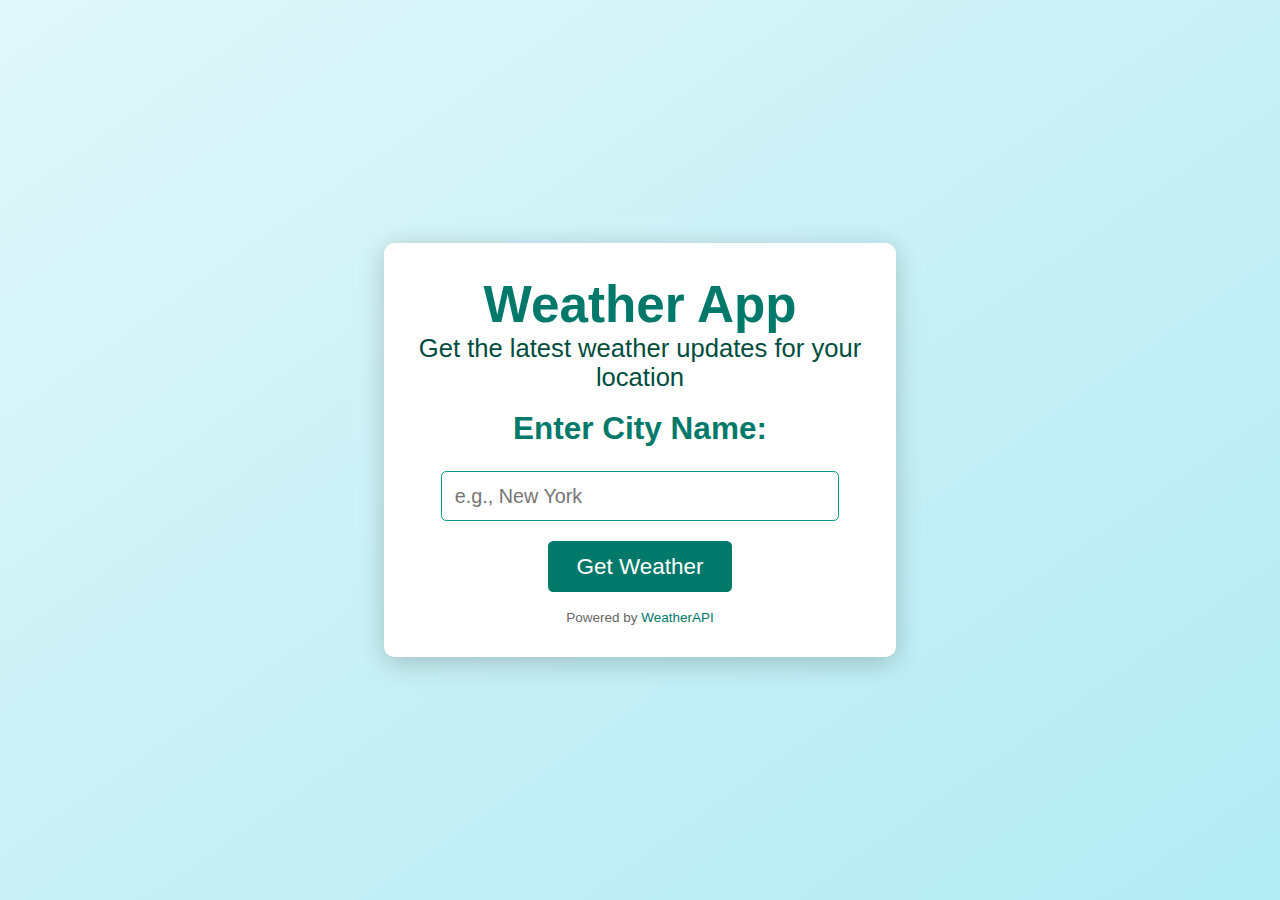
<file: index.html>
<!DOCTYPE html>
<html lang="en">
<head>
    <meta charset="UTF-8">
    <meta name="viewport" content="width=device-width, initial-scale=1.0">
    <link rel="stylesheet" href="index.css">
    <title>Weather App</title>
</head>
<body>
    <div id="app">
        <header>
            <h1>Weather App</h1>
            <p>Get the latest weather updates for your location</p>
        </header>
        <div id="maincontent">
            <label for="city">Enter City Name:</label>
            <input type="text" id="city" placeholder="e.g., New York" />
            <button id="getWeather">Get Weather</button>
        </div>
        <footer>
            <p>Powered by <a href="https://www.weatherapi.com">WeatherAPI</a></p>
        </footer>
    </div>
    <script src="index.js"></script>
</body>
</html>
</file>
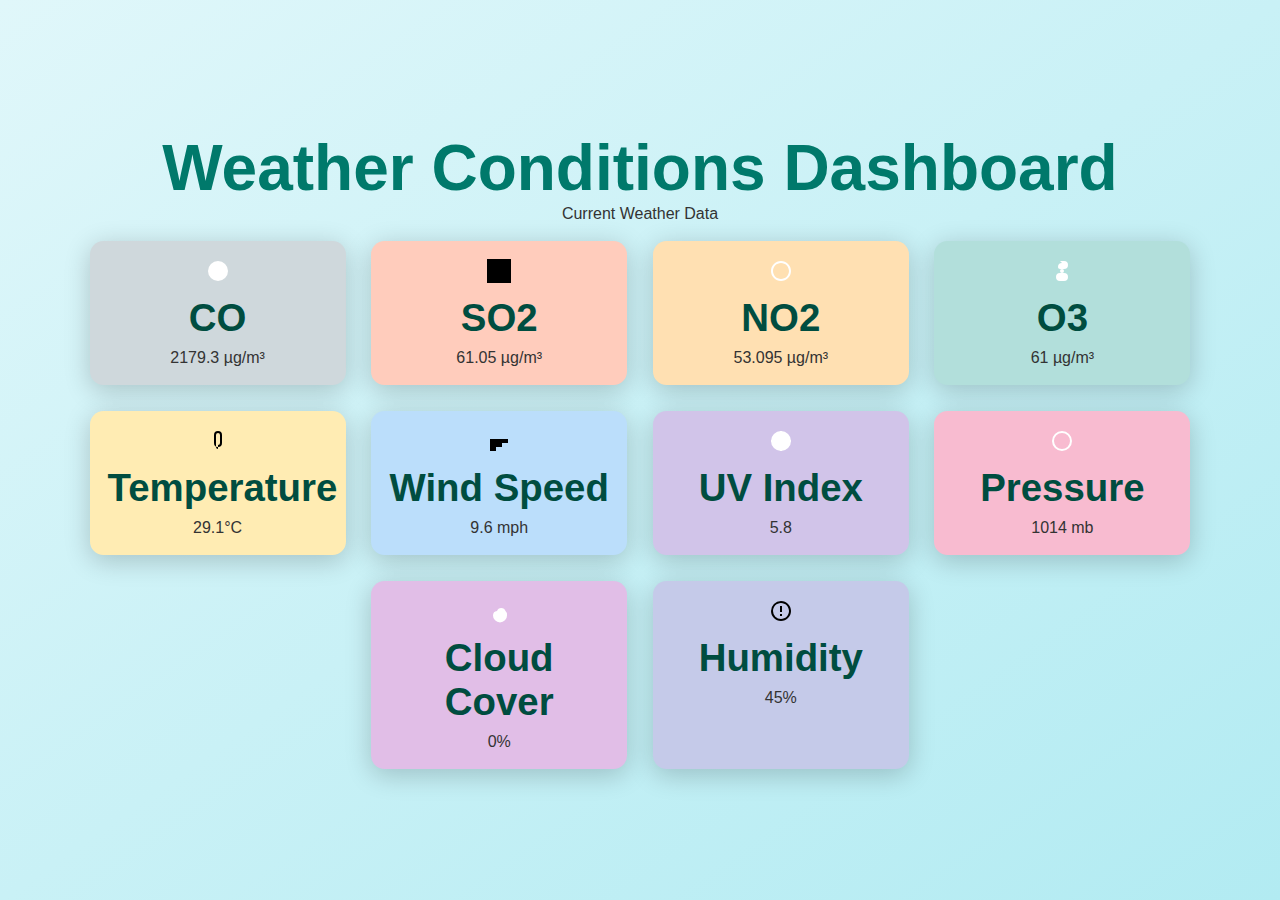
<file: weather.html>
<!DOCTYPE html>
<html lang="en">
<head>
    <meta charset="UTF-8">
    <meta name="viewport" content="width=device-width, initial-scale=1.0">
    <link rel="stylesheet" href="weather.css">
    <title>Weather Conditions Dashboard</title>
</head>
<body>
    <div id="app">
        <header>
            <h1>Weather Conditions Dashboard</h1>
            <p>Current Weather Data</p>
        </header>
        <div class="weather-cards">
            <div class="weather-card co">
                <div class="icon co-icon">
                    <svg xmlns="http://www.w3.org/2000/svg" viewBox="0 0 24 24" fill="white" width="24" height="24">
                        <circle cx="12" cy="12" r="10" />
                    </svg>
                </div>
                <h2>CO</h2>
                <p id="co">2179.3 µg/m³</p>
            </div>
            <div class="weather-card so2">
                <div class="icon so2-icon">
                    <svg xmlns="http://www.w3.org/2000/svg" viewBox="0 0 24 24" fill="black" width="24" height="24">
                        <rect width="24" height="24" />
                    </svg>
                </div>
                <h2>SO2</h2>
                <p id="so2">61.05 µg/m³</p>
            </div>
            <div class="weather-card no2">
                <div class="icon no2-icon">
                    <svg xmlns="http://www.w3.org/2000/svg" viewBox="0 0 24 24" fill="white" width="24" height="24">
                        <path d="M12 2C6.48 2 2 6.48 2 12s4.48 10 10 10 10-4.48 10-10S17.52 2 12 2zm0 18c-4.41 0-8-3.59-8-8s3.59-8 8-8 8 3.59 8 8-3.59 8-8 8z" />
                    </svg>
                </div>
                <h2>NO2</h2>
                <p id="no2">53.095 µg/m³</p>
            </div>
            <div class="weather-card o3">
                <div class="icon o3-icon">
                    <svg xmlns="http://www.w3.org/2000/svg" viewBox="0 0 24 24" fill="white" width="24" height="24">
                        <path d="M12 4a4 4 0 0 0-4 4c0 1.1.9 2 2 2h2a2 2 0 0 1 0 4h-2a4 4 0 1 0 0 8h4a4 4 0 0 0 0-8h-2a2 2 0 0 1 0-4h2a4 4 0 0 0 0-8h-4z" />
                    </svg>
                </div>
                <h2>O3</h2>
                <p id="o3">61 µg/m³</p>
            </div>
            <div class="weather-card temperature">
                <div class="icon temp-icon">
                    <svg xmlns="http://www.w3.org/2000/svg" viewBox="0 0 24 24" fill="black" width="24" height="24">
                        <path d="M12 2a4 4 0 0 0-4 4v8a4 4 0 0 0 8 0V6a4 4 0 0 0-4-4zm0 18a2 2 0 0 1-2-2V6a2 2 0 0 1 4 0v8a2 2 0 0 1-2 2z" />
                    </svg>
                </div>
                <h2>Temperature</h2>
                <p id="temperature">29.1°C</p>
            </div>
            <div class="weather-card wind-speed">
                <div class="icon wind-icon">
                    <svg xmlns="http://www.w3.org/2000/svg" viewBox="0 0 24 24" fill="black" width="24" height="24">
                        <path d="M3 10h18v4H3zm0 4h12v4H3zm0 4h6v4H3z" />
                    </svg>
                </div>
                <h2>Wind Speed</h2>
                <p id="ws">9.6 mph</p>
            </div>
            <div class="weather-card uv">
                <div class="icon uv-icon">
                    <svg xmlns="http://www.w3.org/2000/svg" viewBox="0 0 24 24" fill="white" width="24" height="24">
                        <circle cx="12" cy="12" r="10" />
                        <line x1="12" y1="2" x2="12" y2="6" stroke="white" stroke-width="2"/>
                        <line x1="12" y1="18" x2="12" y2="22" stroke="white" stroke-width="2"/>
                        <line x1="2" y1="12" x2="6" y2="12" stroke="white" stroke-width="2"/>
                        <line x1="18" y1="12" x2="22" y2="12" stroke="white" stroke-width="2"/>
                    </svg>
                </div>
                <h2>UV Index</h2>
                <p id="uv">5.8</p>
            </div>
            <div class="weather-card pressure">
                <div class="icon pressure-icon">
                    <svg xmlns="http://www.w3.org/2000/svg" viewBox="0 0 24 24" fill="white" width="24" height="24">
                        <path d="M12 2a10 10 0 1 0 10 10A10 10 0 0 0 12 2zm0 18a8 8 0 1 1 8-8 8 8 0 0 1-8 8z" />
                    </svg>
                </div>
                <h2>Pressure</h2>
                <p id="pressure">1014 mb</p>
            </div>
            <div class="weather-card cloud">
                <div class="icon cloud-icon">
                    <svg xmlns="http://www.w3.org/2000/svg" viewBox="0 0 24 24" fill="white" width="24" height="24">
                        <path d="M20 16.39A4.5 4.5 0 0 0 18.5 12a4.5 4.5 0 0 0-8.5 0A4.5 4.5 0 0 0 6 16.39A4.5 4.5 0 0 0 20 16.39z" />
                    </svg>
                </div>
                <h2>Cloud Cover</h2>
                <p id="cloud">0%</p>
            </div>
            <div class="weather-card humidity">
                <div class="icon humidity-icon">
                    <svg xmlns="http://www.w3.org/2000/svg" viewBox="0 0 24 24" fill="black" width="24" height="24">
                        <path d="M12 2a10 10 0 0 0-10 10c0 5.52 4.48 10 10 10s10-4.48 10-10S17.52 2 12 2zm0 18a8 8 0 0 1-8-8c0-4.41 3.59-8 8-8s8 3.59 8 8-3.59 8-8 8zm-1-13h2v6h-2zm0 8h2v2h-2z" />
                    </svg>
                </div>
                <h2>Humidity</h2>
                <p id="humidity">45%</p>
            </div>
        </div>
    </div>
    <script src="weather.js"></script>
</body>
</html>
</file>
<file: index.css>
* {
    box-sizing: border-box;
    margin: 0;
    padding: 0;
}

body {
    font-family: 'Segoe UI', Tahoma, Geneva, Verdana, sans-serif;
    background: linear-gradient(to bottom right, #e0f7fa, #b2ebf2);
    color: #333;
    display: flex;
    justify-content: center;
    align-items: center;
    height: 100vh;
    transition: background-color 0.5s;
}

header {
    text-align: center;
    margin-bottom: 2vh;
}

header h1 {
    font-size: 4vw;
    color: #00796b;
}

header p {
    font-size: 2vw;
    color: #004d40;
}

#app {
    background-color: white;
    border-radius: 1.2vh;
    box-shadow: 0 0.6vh 3vh rgba(0, 0, 0, 0.2);
    padding: 3vh;
    width: 30vw;
    text-align: center;
    transition: transform 0.3s;
}

#app:hover {
    transform: scale(1.02);
}

#maincontent {
    display: flex;
    flex-direction: column;
    align-items: center;
}

label {
    font-size: 3vh;
    margin-bottom: 1.5vh;
    font-weight: bold;
    color: #00796b;
}

input[type="text"] {
    width: calc(100% - 4vw);
    padding: 1.2vh;
    margin: 1.2vh 0;
    border: 0.2vh solid #009688;
    border-radius: 0.6vh;
    font-size: 2vh;
    transition: border-color 0.3s, box-shadow 0.3s;
}

input[type="text"]:focus {
    border-color: #00796b;
    box-shadow: 0 0 0.5vh rgba(0, 121, 107, 0.5);
    outline: none;
}

button {
    background-color: #00796b;
    color: white;
    border: none;
    border-radius: 0.6vh;
    padding: 1.2vh 2vw;
    cursor: pointer;
    font-size: 2.2vh;
    transition: background-color 0.3s, transform 0.3s;
    margin-top: 1vh;
}

button:hover {
    background-color: #004d40;
    transform: translateY(-0.2vh);
}

button:active {
    background-color: #00332d;
    transform: translateY(0);
}

#weatherInfo {
    margin-top: 2vh;
    padding: 2vh;
    background-color: #e0f2f1;
    border-radius: 0.6vh;
    box-shadow: 0 0.4vh 2vh rgba(0, 0, 0, 0.1);
}

footer {
    margin-top: 2vh;
    font-size: 1.5vh;
    color: #666;
}

footer a {
    color: #00796b;
    text-decoration: none;
    transition: color 0.3s;
}

footer a:hover {
    color: #004d40;
}

@media (max-width: 400px) {
    #app {
        width: 90vw;
        padding: 2vh;
    }

    header h1 {
        font-size: 6vw;
    }

    header p {
        font-size: 3vw;
    }

    label {
        font-size: 2.5vh;
    }

    input[type="text"] {
        padding: 1vh;
        font-size: 1.8vh;
    }

    button {
        padding: 1vh 1.5vw;
        font-size: 1.8vh;
    }
}

@media (min-width: 401px) and (max-width: 600px) {
    #app {
        width: 80vw;
        padding: 2.5vh;
    }

    header h1 {
        font-size: 5vw;
    }

    header p {
        font-size: 2.5vw;
    }

    label {
        font-size: 2.5vh;
    }

    input[type="text"] {
        padding: 1.1vh;
        font-size: 2vh;
    }

    button {
        padding: 1.1vh 1.8vw;
        font-size: 2.1vh;
    }
}

@media (min-width: 601px) {
    #app {
        width: 40vw;
        padding: 3.5vh;
    }

    header h1 {
        font-size: 4vw;
    }

    header p {
        font-size: 2vw;
    }

    label {
        font-size: 3.5vh;
    }

    input[type="text"] {
        padding: 1.4vh;
        font-size: 2.2vh;
    }

    button {
        padding: 1.4vh 2.2vw;
        font-size: 2.5vh;
    }
}
</file>
<file: weather.css>
* {
    box-sizing: border-box;
    margin: 0;
    padding: 0;
}

body {
    font-family: 'Segoe UI', Tahoma, Geneva, Verdana, sans-serif;
    background: linear-gradient(to bottom right, #e0f7fa, #b2ebf2);
    color: #333;
    display: flex;
    justify-content: center;
    align-items: center;
    flex-direction: column;
    height: 100vh;
}

header {
    text-align: center;
    margin-bottom: 2vh;
}

header h1 {
    font-size: 5vw;
    color: #00796b;
}

#app {
    width: 90vw;
    text-align: center;
}

.weather-cards {
    display: flex;
    flex-wrap: wrap;
    justify-content: center;
    gap: 2vw;
}

.weather-card {
    background-color: white;
    border-radius: 1.5vh;
    box-shadow: 0 0.6vh 3vh rgba(0, 0, 0, 0.2);
    padding: 2vh;
    width: 20vw;
    text-align: center;
    min-width: 150px;
}

.icon {
    margin-bottom: 1vh;
}

.co {
    background-color: #cfd8dc;
}

.so2 {
    background-color: #ffccbc;
}

.no2 {
    background-color: #ffe0b2;
}

.o3 {
    background-color: #b2dfdb;
}

.temperature {
    background-color: #ffecb3;
}

.wind-speed {
    background-color: #bbdefb;
}

.uv {
    background-color: #d1c4e9;
}

.pressure {
    background-color: #f8bbd0;
}

.cloud {
    background-color: #e1bee7;
}

.humidity {
    background-color: #c5cae9;
}

.weather-card h2 {
    font-size: 3vw;
    color: #004d40;
    margin: 1vh 0;
}
</file>
